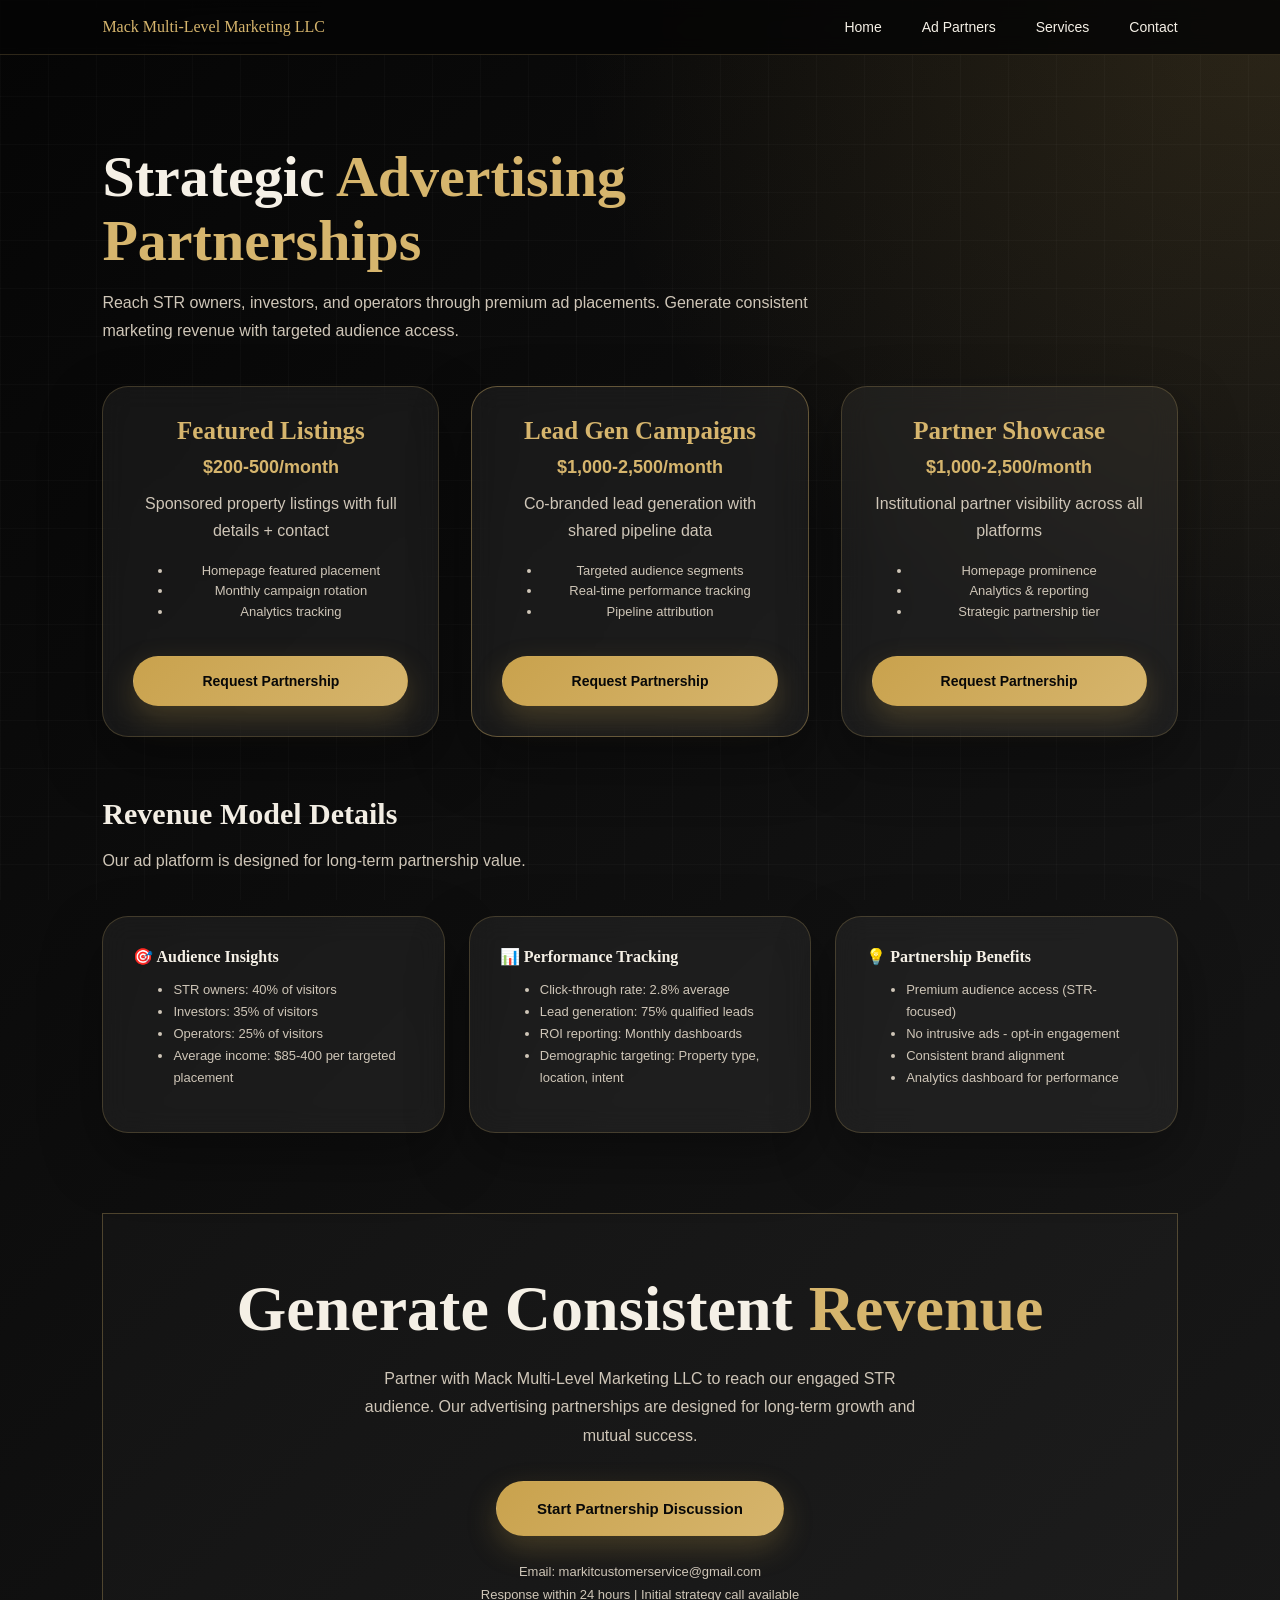
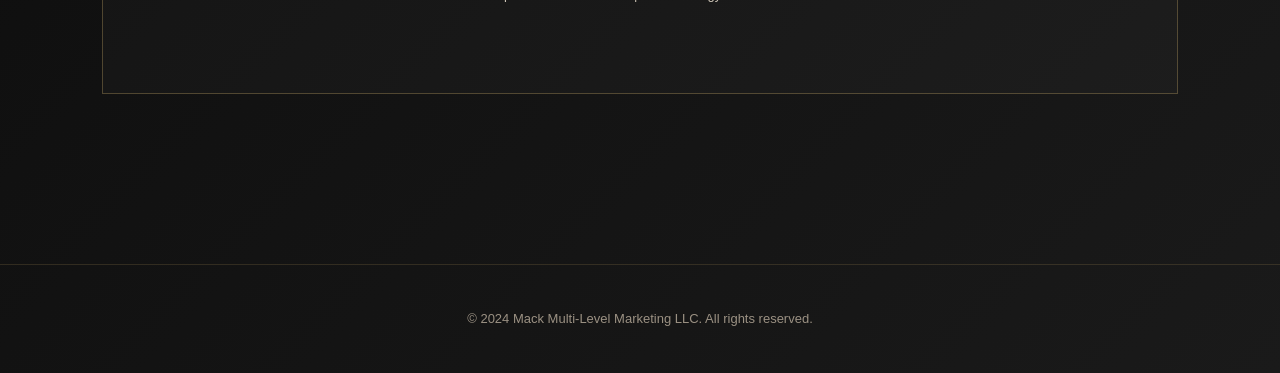
<file: ad_partners.html>
<!DOCTYPE html>
<html lang="en">
<head>
  <meta charset="UTF-8" />
  <meta name="viewport" content="width=device-width, initial-scale=1.0" />
  <title>Strategic Ad Partners — Mack Multi-Level Marketing LLC</title>
  <meta name="description" content="Premium advertising partnerships with Mack Multi-Level Marketing LLC. Monetize your marketing reach with proven STR audience access." />
  <link rel="stylesheet" href="css/design-system.css" />
</head>

<body>

  <nav class="nav">
    <div class="logo">Mack Multi-Level Marketing LLC</div>
    <div class="nav-links">
      <a href="#home">Home</a>
      <a href="#ad-partners">Ad Partners</a>
      <a href="#services">Services</a>
      <a href="#contact">Contact</a>
    </div>
  </nav>

  <main>
    <section id="ad-partners">
      <div class="section-title">
        <h2>Strategic <span>Advertising Partnerships</span></h2>
        <p>Reach STR owners, investors, and operators through premium ad placements. Generate consistent marketing revenue with targeted audience access.</p>
      </div>

      <!-- Revenue Streams Overview -->
      <div class="grid" style="gap:32px;margin-bottom:60px;">
        <div class="card glass" style="text-align:center;">
          <h3>Featured Listings</h3>
          <div style="font-size:18px;color:var(--champagne);font-weight:600;margin:12px 0;">$200-500/month</div>
          <p>Sponsored property listings with full details + contact</p>
          <ul style="color:var(--muted);font-size:13px;margin-top:16px;line-height:1.6;">
            <li>Homepage featured placement</li>
            <li>Monthly campaign rotation</li>
            <li>Analytics tracking</li>
          </ul>
          <button class="btn btn-primary" style="margin-top:20px;width:100%;padding:16px;font-size:14px;">Request Partnership</button>
        </div>

        <div class="card glass" style="border-color:rgba(214,181,109,0.4);text-align:center;">
          <h3>Lead Gen Campaigns</h3>
          <div style="font-size:18px;color:var(--champagne);font-weight:600;margin:12px 0;">$1,000-2,500/month</div>
          <p>Co-branded lead generation with shared pipeline data</p>
          <ul style="color:var(--muted);font-size:13px;margin-top:16px;line-height:1.6;">
            <li>Targeted audience segments</li>
            <li>Real-time performance tracking</li>
            <li>Pipeline attribution</li>
          </ul>
          <button class="btn btn-primary" style="margin-top:20px;width:100%;padding:16px;font-size:14px;">Request Partnership</button>
        </div>

        <div class="card glass" style="text-align:center;">
          <h3>Partner Showcase</h3>
          <div style="font-size:18px;color:var(--champagne);font-weight:600;margin:12px 0;">$1,000-2,500/month</div>
          <p>Institutional partner visibility across all platforms</p>
          <ul style="color:var(--muted);font-size:13px;margin-top:16px;line-height:1.6;">
            <li>Homepage prominence</li>
            <li>Analytics & reporting</li>
            <li>Strategic partnership tier</li>
          </ul>
          <button class="btn btn-primary" style="margin-top:20px;width:100%;padding:16px;font-size:14px;">Request Partnership</button>
        </div>
      </div>

      <!-- Revenue Model Details -->
      <div class="section-title">
        <h3>Revenue <span>Model Details</span></h2>
        <p>Our ad platform is designed for long-term partnership value.</p>
      </div>
      <div class="grid" style="gap:24px;margin-top:30px;">
        <div class="card glass">
          <h4>🎯 Audience Insights</h4>
          <ul style="color:var(--muted);font-size:13px;line-height:1.7;">
            <li>STR owners: 40% of visitors</li>
            <li>Investors: 35% of visitors</li>
            <li>Operators: 25% of visitors</li>
            <li>Average income: $85-400 per targeted placement</li>
          </ul>
        </div>
        <div class="card glass">
          <h4>📊 Performance Tracking</h4>
          <ul style="color:var(--muted);font-size:13px;line-height:1.7;">
            <li>Click-through rate: 2.8% average</li>
            <li>Lead generation: 75% qualified leads</li>
            <li>ROI reporting: Monthly dashboards</li>
            <li>Demographic targeting: Property type, location, intent</li>
          </ul>
        </div>
        <div class="card glass">
          <h4>💡 Partnership Benefits</h4>
          <ul style="color:var(--muted);font-size:13px;line-height:1.7;">
            <li>Premium audience access (STR-focused)</li>
            <li>No intrusive ads - opt-in engagement</li>
            <li>Consistent brand alignment</li>
            <li>Analytics dashboard for performance</li>
          </ul>
        </div>
      </div>

      <!-- Call to Action -->
      <section class="contact" style="background:rgba(255,255,255,0.025);padding:60px;margin:80px 0;border:1px solid rgba(214,181,109,0.3);">
        <h2>Generate Consistent <span>Revenue</span></h2>
        <p style="max-width:580px;margin:20px auto 30px;color:var(--muted);">Partner with Mack Multi-Level Marketing LLC to reach our engaged STR audience. Our advertising partnerships are designed for long-term growth and mutual success.</p>
        <a href="mailto:markitcustomerservice@gmail.com" class="btn btn-primary" style="padding:18px 40px;font-size:15px;">Start Partnership Discussion</a>
        <p style="margin-top:24px;color:var(--muted);font-size:13px;">
          Email: markitcustomerservice@gmail.com<br>
          Response within 24 hours | Initial strategy call available
        </p>
      </section>
    </section>
  </main>

  <footer>
    <p>© 2024 Mack Multi-Level Marketing LLC. All rights reserved.</p>
  </footer>

</body>
</html>
</file>
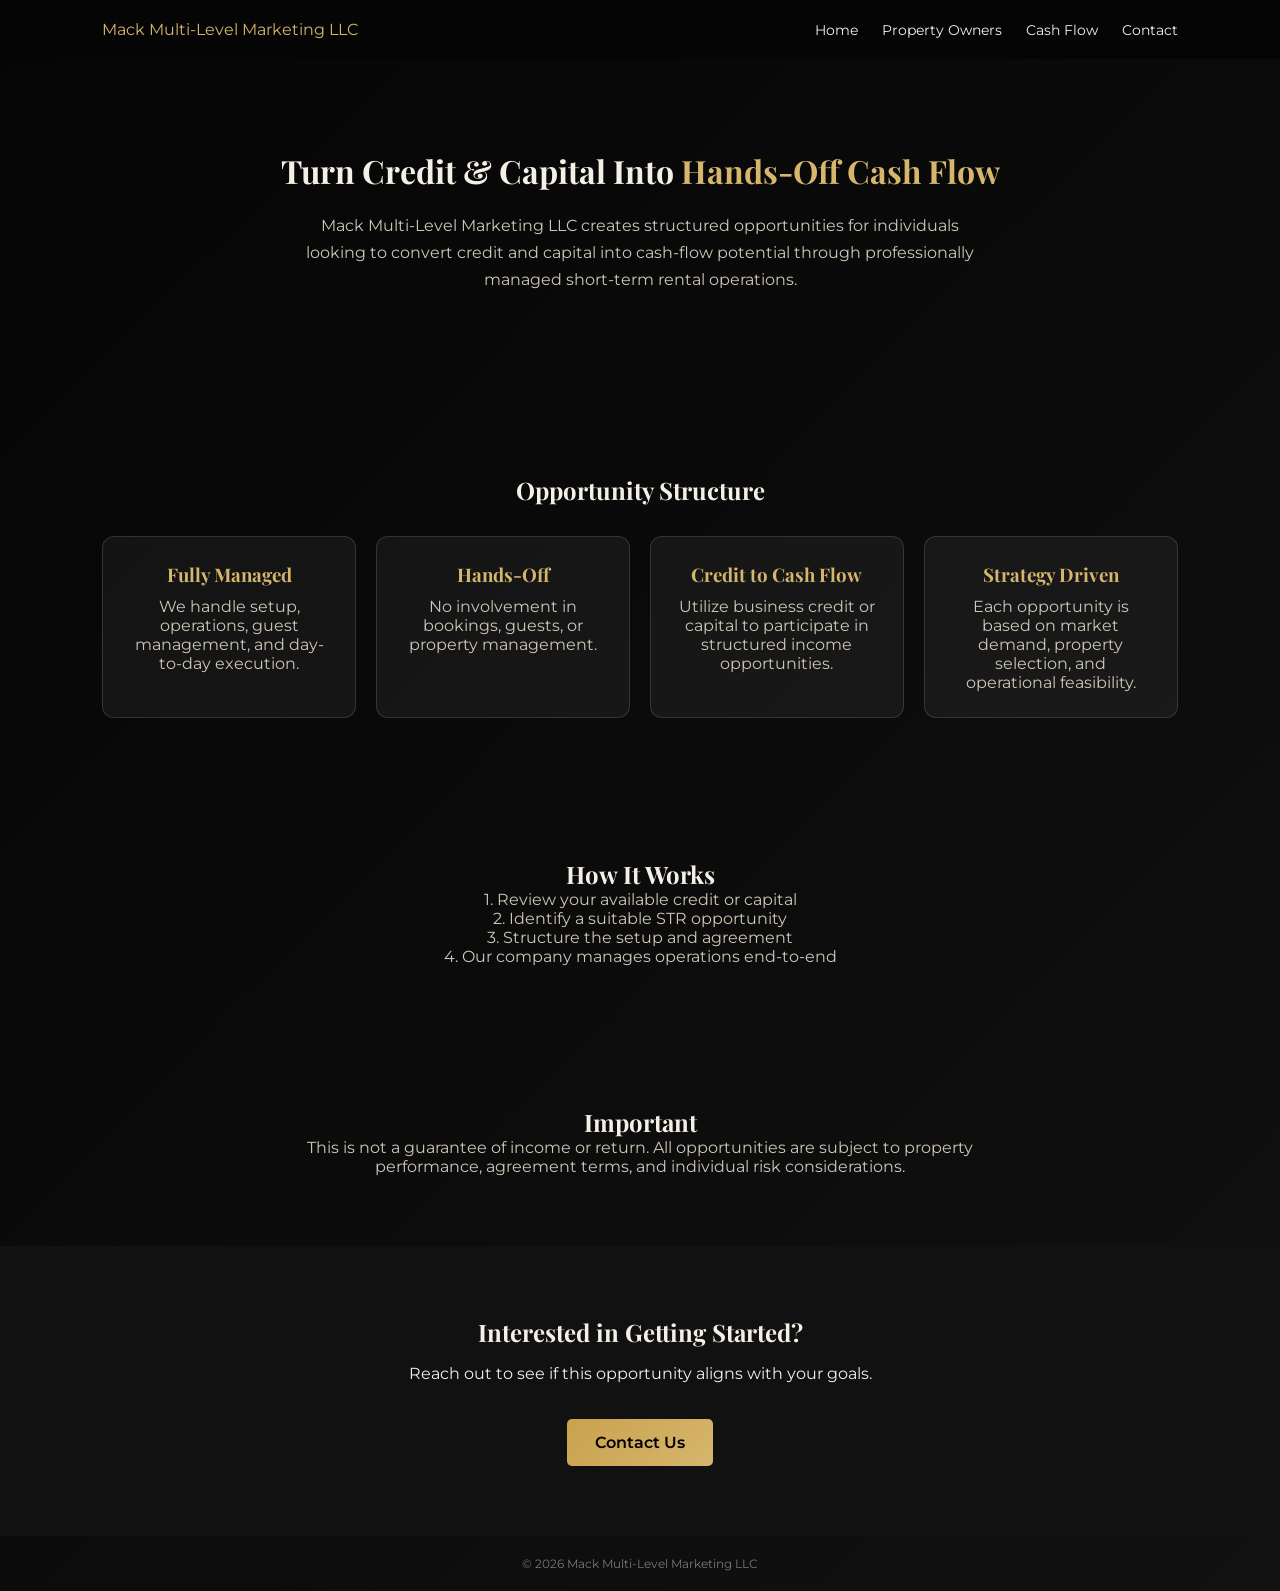
<file: investors.html>
<!DOCTYPE html>
<html lang="en">
<head>
  <meta charset="UTF-8">
  <meta name="viewport" content="width=device-width, initial-scale=1.0">
  <title>Cash Flow Opportunities | Mack Multi-Level Marketing LLC</title>

  <link href="https://fonts.googleapis.com/css2?family=Montserrat:wght@300;400;500;600&family=Playfair+Display:wght@500;600&display=swap" rel="stylesheet">

  <style>
    body {
      margin: 0;
      font-family: 'Montserrat', sans-serif;
      background: linear-gradient(135deg, #050505, #111111);
      color: #f5f0e6;
    }

    h1, h2, h3 {
      font-family: 'Playfair Display', serif;
      margin: 0;
    }

    h1 span {
      color: #d6b56d;
    }

    /* NAVBAR */
    .nav {
      display: flex;
      justify-content: space-between;
      align-items: center;
      padding: 20px 8%;
      background: #050505;
      position: sticky;
      top: 0;
      z-index: 1000;
    }

    .logo {
      color: #d6b56d;
      font-size: 16px;
    }

    .links a {
      margin-left: 20px;
      text-decoration: none;
      color: #f5f0e6;
      font-size: 14px;
    }

    .links a:hover {
      color: #d6b56d;
    }

    /* HERO */
    .hero {
      text-align: center;
      padding: 90px 8%;
    }

    .hero p {
      max-width: 700px;
      margin: 20px auto;
      color: #cfc6b8;
      line-height: 1.7;
    }

    /* SECTIONS */
    .section {
      padding: 70px 8%;
      text-align: center;
    }

    .section p {
      max-width: 700px;
      margin: auto;
      color: #cfc6b8;
    }

    /* CARDS */
    .grid {
      display: grid;
      grid-template-columns: repeat(auto-fit, minmax(250px,1fr));
      gap: 20px;
      margin-top: 30px;
    }

    .card {
      background: rgba(255,255,255,0.05);
      border: 1px solid rgba(214,181,109,0.2);
      padding: 25px;
      border-radius: 12px;
    }

    .card h3 {
      color: #d6b56d;
      margin-bottom: 10px;
    }

    /* CTA */
    .cta {
      background: #111;
      padding: 70px 8%;
      text-align: center;
    }

    .btn {
      display: inline-block;
      margin-top: 20px;
      padding: 14px 28px;
      background: linear-gradient(135deg, #c9a24d, #d6b56d);
      color: black;
      text-decoration: none;
      border-radius: 5px;
      font-weight: 600;
    }

    footer {
      text-align: center;
      padding: 20px;
      font-size: 12px;
      color: #777;
    }
  </style>
</head>

<body>

  <!-- NAV -->
  <div class="nav">
    <div class="logo">Mack Multi-Level Marketing LLC</div>
    <div class="links">
      <a href="index.html">Home</a>
      <a href="owners.html">Property Owners</a>
      <a href="investors.html">Cash Flow</a>
      <a href="index.html#contact">Contact</a>
    </div>
  </div>

  <!-- HERO -->
  <div class="hero">
    <h1>Turn Credit & Capital Into <span>Hands-Off Cash Flow</span></h1>

    <p>
      Mack Multi-Level Marketing LLC creates structured opportunities for individuals looking to convert credit and capital into cash-flow potential through professionally managed short-term rental operations.
    </p>
  </div>

  <!-- BENEFITS -->
  <div class="section">
    <h2>Opportunity Structure</h2>

    <div class="grid">
      <div class="card">
        <h3>Fully Managed</h3>
        <p>We handle setup, operations, guest management, and day-to-day execution.</p>
      </div>

      <div class="card">
        <h3>Hands-Off</h3>
        <p>No involvement in bookings, guests, or property management.</p>
      </div>

      <div class="card">
        <h3>Credit to Cash Flow</h3>
        <p>Utilize business credit or capital to participate in structured income opportunities.</p>
      </div>

      <div class="card">
        <h3>Strategy Driven</h3>
        <p>Each opportunity is based on market demand, property selection, and operational feasibility.</p>
      </div>
    </div>
  </div>

  <!-- HOW IT WORKS -->
  <div class="section">
    <h2>How It Works</h2>

    <p>1. Review your available credit or capital</p>
    <p>2. Identify a suitable STR opportunity</p>
    <p>3. Structure the setup and agreement</p>
    <p>4. Our company manages operations end-to-end</p>
  </div>

  <!-- DISCLAIMER -->
  <div class="section">
    <h2>Important</h2>
    <p>
      This is not a guarantee of income or return. All opportunities are subject to property performance, agreement terms, and individual risk considerations.
    </p>
  </div>

  <!-- CTA -->
  <div class="cta">
    <h2>Interested in Getting Started?</h2>
    <p>Reach out to see if this opportunity aligns with your goals.</p>
    <a href="mailto:your@email.com" class="btn">Contact Us</a>
  </div>

  <footer>
    © 2026 Mack Multi-Level Marketing LLC
  </footer>

</body>
</html>
</file>
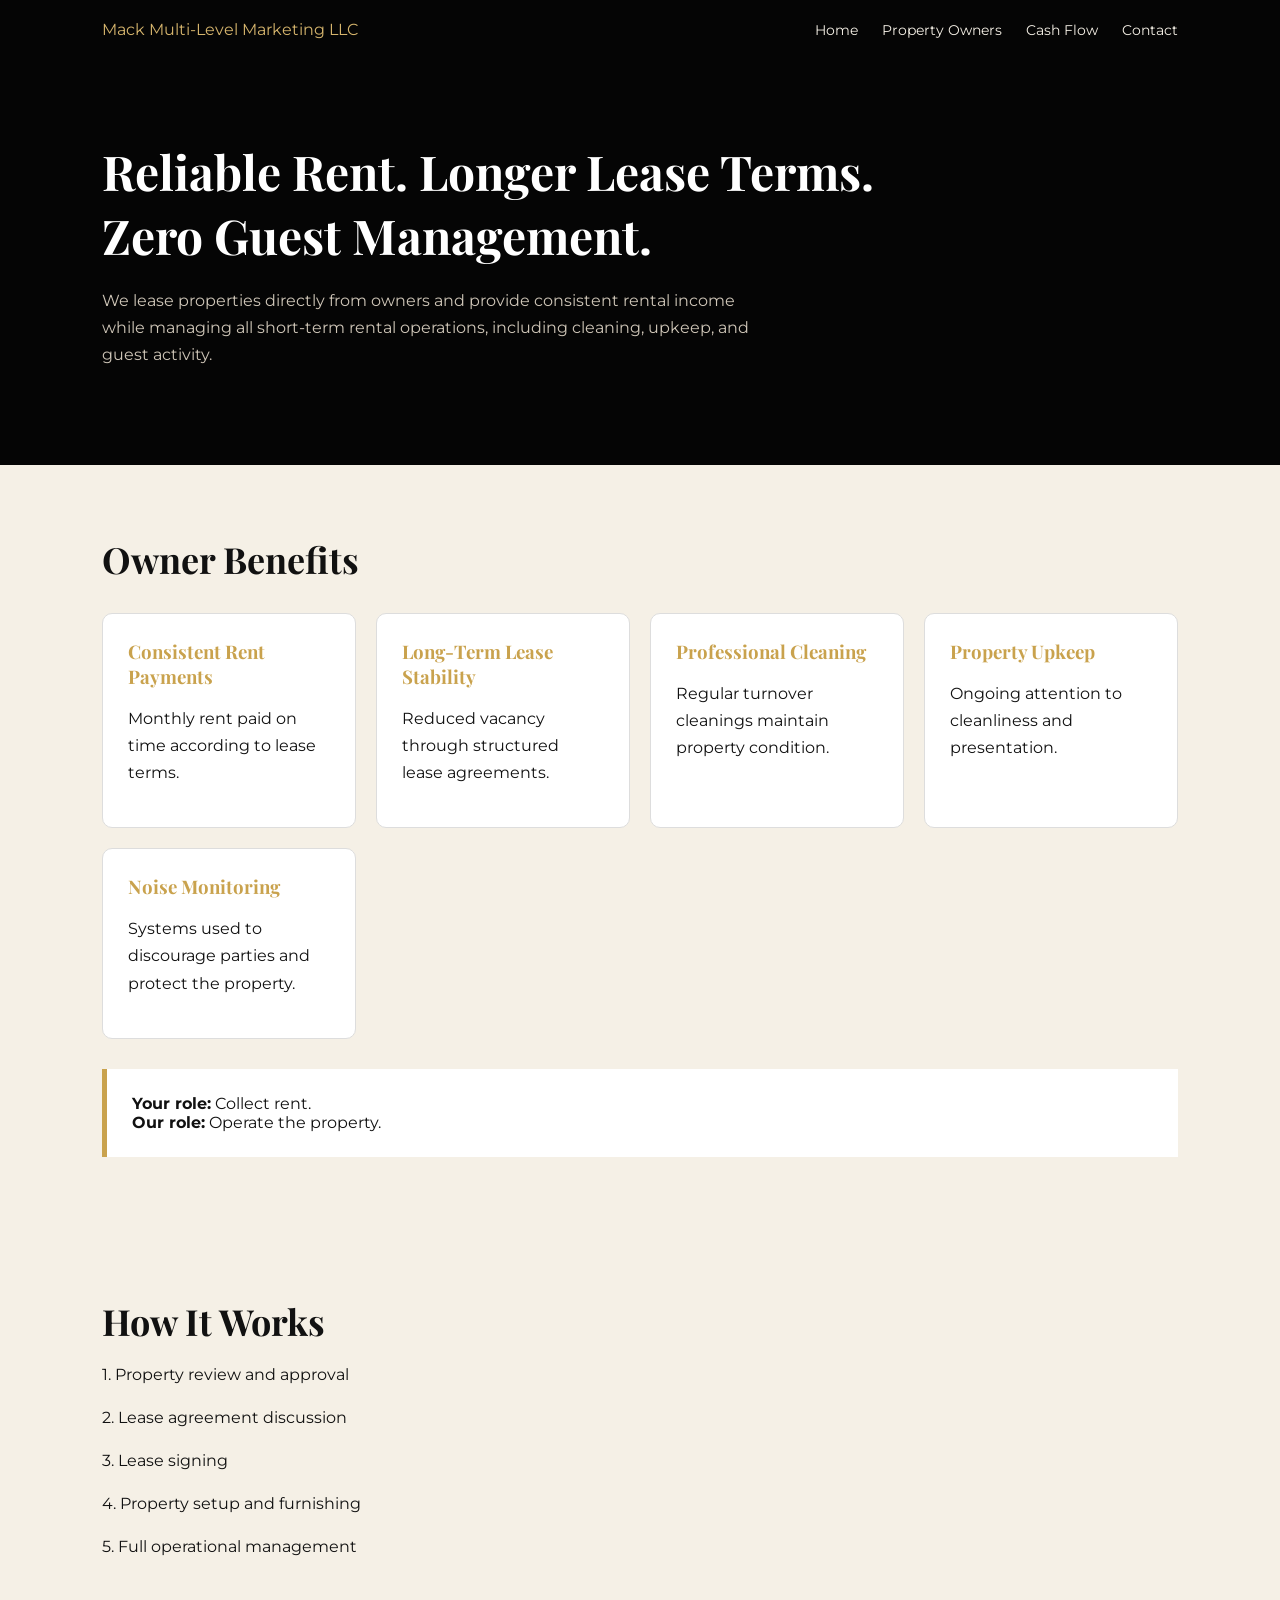
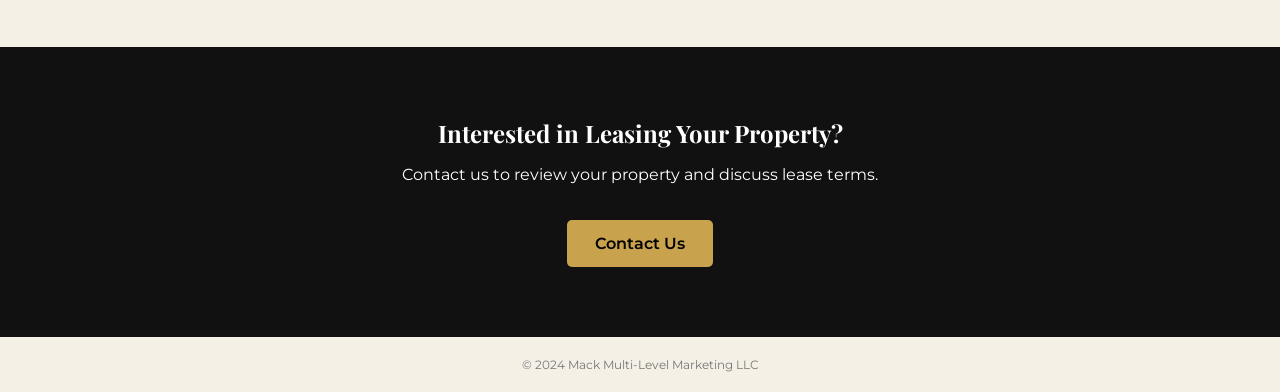
<file: owners.html>
<!DOCTYPE html>
<html lang="en">
<head>
  <meta charset="UTF-8">
  <meta name="viewport" content="width=device-width, initial-scale=1.0">
  <title>Property Owners | Mack Multi-Level Marketing LLC</title>

  <link href="https://fonts.googleapis.com/css2?family=Montserrat:wght@300;400;500;600&family=Playfair+Display:wght@500;600&display=swap" rel="stylesheet">

  <style>
    body {
      margin: 0;
      font-family: 'Montserrat', sans-serif;
      background: #f5f0e6;
      color: #111;
    }

    h1, h2, h3 {
      font-family: 'Playfair Display', serif;
      margin: 0;
    }

    /* NAVBAR */
    .nav {
      display: flex;
      justify-content: space-between;
      align-items: center;
      padding: 20px 8%;
      background: #050505;
      color: white;
      position: sticky;
      top: 0;
      z-index: 1000;
    }

    .logo {
      color: #d6b56d;
      font-size: 16px;
    }

    .links a {
      margin-left: 20px;
      text-decoration: none;
      color: #f5f0e6;
      font-size: 14px;
    }

    .links a:hover {
      color: #d6b56d;
    }

    /* HERO */
    .hero {
      background: #050505;
      color: white;
      padding: 80px 8%;
    }

    .hero h1 {
      font-size: 48px;
      max-width: 800px;
    }

    .hero p {
      margin-top: 20px;
      max-width: 650px;
      line-height: 1.7;
      color: #cfc6b8;
    }

    /* SECTIONS */
    .section {
      padding: 70px 8%;
    }

    .section h2 {
      font-size: 36px;
      margin-bottom: 15px;
    }

    .section p {
      max-width: 700px;
      line-height: 1.7;
    }

    /* CARDS */
    .grid {
      display: grid;
      grid-template-columns: repeat(auto-fit, minmax(250px,1fr));
      gap: 20px;
      margin-top: 30px;
    }

    .card {
      background: white;
      padding: 25px;
      border-radius: 10px;
      border: 1px solid #ddd;
    }

    .card h3 {
      color: #c9a24d;
      margin-bottom: 10px;
    }

    /* HIGHLIGHT */
    .highlight {
      background: white;
      border-left: 5px solid #c9a24d;
      padding: 25px;
      margin-top: 30px;
    }

    /* CTA */
    .cta {
      background: #111;
      color: white;
      text-align: center;
      padding: 70px 8%;
    }

    .btn {
      display: inline-block;
      margin-top: 20px;
      padding: 14px 28px;
      background: #c9a24d;
      color: black;
      text-decoration: none;
      border-radius: 5px;
      font-weight: 600;
    }

    footer {
      text-align: center;
      padding: 20px;
      font-size: 12px;
      color: #777;
    }
  </style>
</head>

<body>

  <!-- NAV -->
  <div class="nav">
    <div class="logo">Mack Multi-Level Marketing LLC</div>
    <div class="links">
      <a href="index.html">Home</a>
      <a href="owners.html">Property Owners</a>
      <a href="investors.html">Cash Flow</a>
      <a href="index.html#contact">Contact</a>
    </div>
  </div>

  <!-- HERO -->
  <div class="hero">
    <h1>Reliable Rent. Longer Lease Terms. Zero Guest Management.</h1>
    <p>
      We lease properties directly from owners and provide consistent rental income while managing all short-term rental operations, including cleaning, upkeep, and guest activity.
    </p>
  </div>

  <!-- BENEFITS -->
  <div class="section">
    <h2>Owner Benefits</h2>

    <div class="grid">
      <div class="card">
        <h3>Consistent Rent Payments</h3>
        <p>Monthly rent paid on time according to lease terms.</p>
      </div>

      <div class="card">
        <h3>Long-Term Lease Stability</h3>
        <p>Reduced vacancy through structured lease agreements.</p>
      </div>

      <div class="card">
        <h3>Professional Cleaning</h3>
        <p>Regular turnover cleanings maintain property condition.</p>
      </div>

      <div class="card">
        <h3>Property Upkeep</h3>
        <p>Ongoing attention to cleanliness and presentation.</p>
      </div>

      <div class="card">
        <h3>Noise Monitoring</h3>
        <p>Systems used to discourage parties and protect the property.</p>
      </div>
    </div>

    <div class="highlight">
      <strong>Your role:</strong> Collect rent.<br>
      <strong>Our role:</strong> Operate the property.
    </div>
  </div>

  <!-- HOW IT WORKS -->
  <div class="section">
    <h2>How It Works</h2>

    <p>1. Property review and approval</p>
    <p>2. Lease agreement discussion</p>
    <p>3. Lease signing</p>
    <p>4. Property setup and furnishing</p>
    <p>5. Full operational management</p>
  </div>

  <!-- CTA -->
  <div class="cta">
    <h2>Interested in Leasing Your Property?</h2>
    <p>Contact us to review your property and discuss lease terms.</p>
    <a href="markitcustomerservice@gmail.com" class="btn">Contact Us</a>
  </div>

  <footer>
    © 2024 Mack Multi-Level Marketing LLC
  </footer>

</body>
</html>
</file>
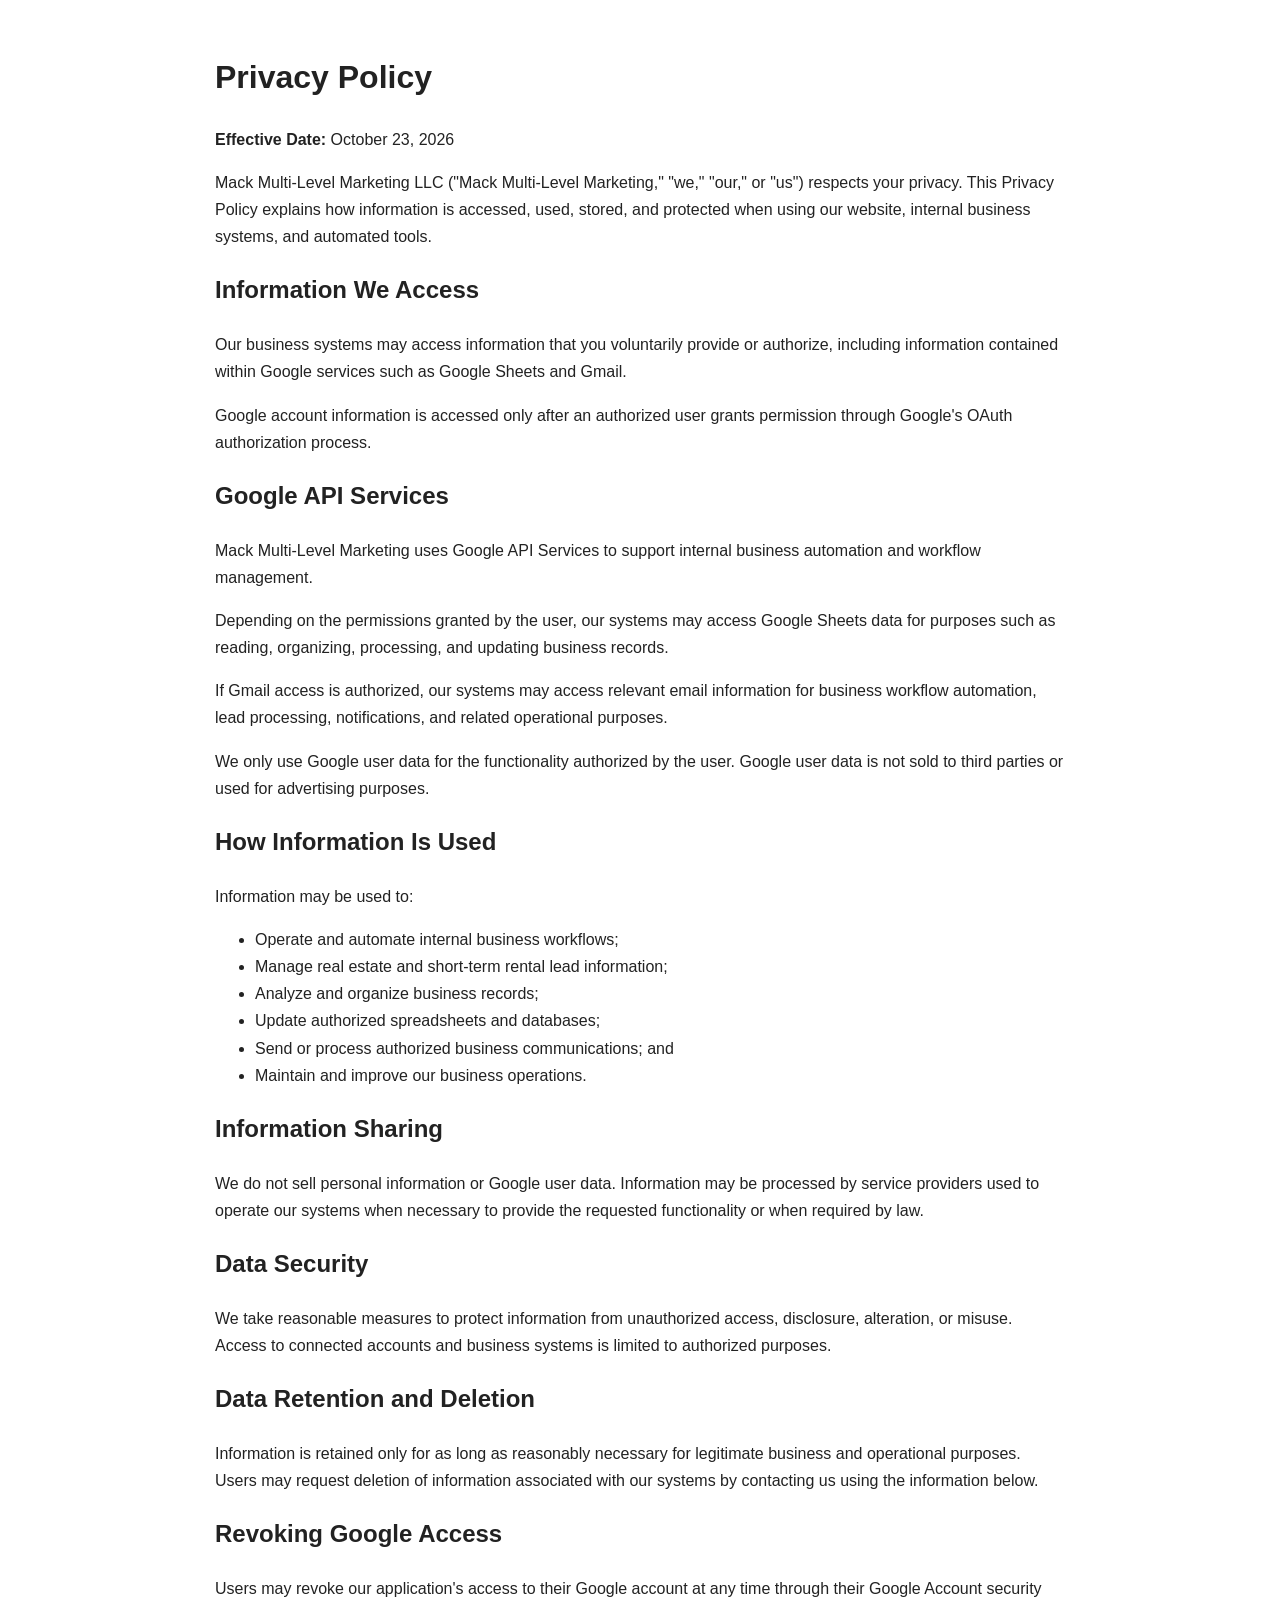
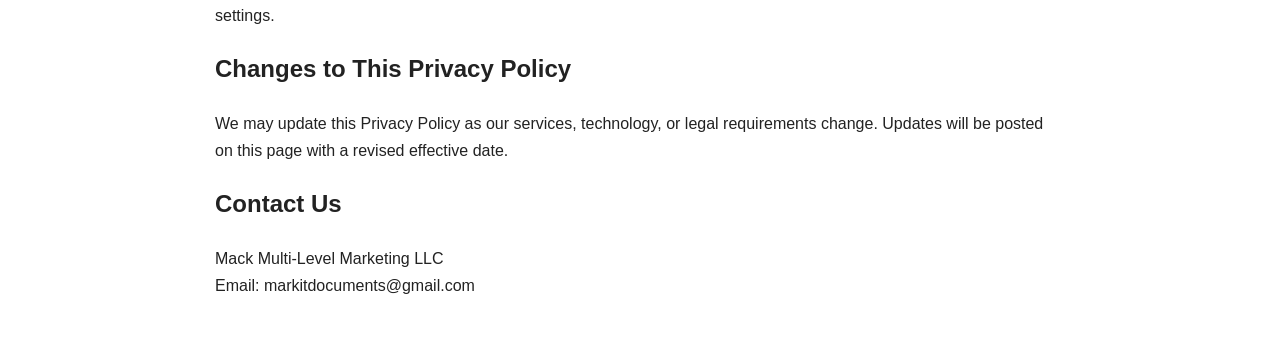
<file: privacy.html>
<!DOCTYPE html>
<html lang="en">
<head>
  <meta charset="UTF-8">
  <meta name="viewport" content="width=device-width, initial-scale=1.0">
  <title>Privacy Policy | Mack Multi-Level Marketing</title>
</head>

<body>
  <main style="max-width: 850px; margin: 50px auto; padding: 0 24px; font-family: Arial, sans-serif; line-height: 1.7; color: #222;">

    <h1>Privacy Policy</h1>

    <p><strong>Effective Date:</strong> October 23, 2026</p>

    <p>
      Mack Multi-Level Marketing LLC ("Mack Multi-Level Marketing," "we,"
      "our," or "us") respects your privacy. This Privacy Policy explains
      how information is accessed, used, stored, and protected when using
      our website, internal business systems, and automated tools.
    </p>

    <h2>Information We Access</h2>

    <p>
      Our business systems may access information that you voluntarily
      provide or authorize, including information contained within Google
      services such as Google Sheets and Gmail.
    </p>

    <p>
      Google account information is accessed only after an authorized user
      grants permission through Google's OAuth authorization process.
    </p>

    <h2>Google API Services</h2>

    <p>
      Mack Multi-Level Marketing uses Google API Services to support
      internal business automation and workflow management.
    </p>

    <p>
      Depending on the permissions granted by the user, our systems may
      access Google Sheets data for purposes such as reading, organizing,
      processing, and updating business records.
    </p>

    <p>
      If Gmail access is authorized, our systems may access relevant email
      information for business workflow automation, lead processing,
      notifications, and related operational purposes.
    </p>

    <p>
      We only use Google user data for the functionality authorized by the
      user. Google user data is not sold to third parties or used for
      advertising purposes.
    </p>

    <h2>How Information Is Used</h2>

    <p>Information may be used to:</p>

    <ul>
      <li>Operate and automate internal business workflows;</li>
      <li>Manage real estate and short-term rental lead information;</li>
      <li>Analyze and organize business records;</li>
      <li>Update authorized spreadsheets and databases;</li>
      <li>Send or process authorized business communications; and</li>
      <li>Maintain and improve our business operations.</li>
    </ul>

    <h2>Information Sharing</h2>

    <p>
      We do not sell personal information or Google user data. Information
      may be processed by service providers used to operate our systems
      when necessary to provide the requested functionality or when
      required by law.
    </p>

    <h2>Data Security</h2>

    <p>
      We take reasonable measures to protect information from unauthorized
      access, disclosure, alteration, or misuse. Access to connected
      accounts and business systems is limited to authorized purposes.
    </p>

    <h2>Data Retention and Deletion</h2>

    <p>
      Information is retained only for as long as reasonably necessary for
      legitimate business and operational purposes. Users may request
      deletion of information associated with our systems by contacting us
      using the information below.
    </p>

    <h2>Revoking Google Access</h2>

    <p>
      Users may revoke our application's access to their Google account at
      any time through their Google Account security settings.
    </p>

    <h2>Changes to This Privacy Policy</h2>

    <p>
      We may update this Privacy Policy as our services, technology, or
      legal requirements change. Updates will be posted on this page with
      a revised effective date.
    </p>

    <h2>Contact Us</h2>

    <p>
      Mack Multi-Level Marketing LLC<br>
      Email: markitdocuments@gmail.com
    </p>

  </main>
</body>
</html>
</file>
<file: css/design-system.css>
/* ============================================================
   Mack Multi-Level Marketing LLC — Design System v2.0
   Corporate-grade design inspired by Kasa Living's aesthetic,
   with unique STR brand identity.
   ============================================================ */

:root {
  /* Primary palette */
  --navy-950: #050505;
  --navy-900: #0a0a0a;
  --navy-800: #111111;
  --navy-700: #1a1a1a;
  --charcoal: #1a1a1a;
  --charcoal-2: #222222;
  --soft-black: #2a2a2a;
  --ivory: #f5f0e6;
  --ivory-2: #f8f4ec;
  --muted: #cfc6b8;
  --muted-2: #b0a896;
  --gold: #c9a24d;
  --champagne: #d6b56d;
  --gold-deep: #a8863f;
  --gold-soft: rgba(201, 162, 77, 0.12);

  /* Typography */
  --font-display: 'Playfair Display', serif;
  --font-body: 'Montserrat', sans-serif;
  --font-mono: 'JetBrains Mono', monospace;

  /* Spacing */
  --space-xs: 8px;
  --space-sm: 16px;
  --space-md: 24px;
  --space-lg: 40px;
  --space-xl: 64px;

  /* Radii */
  --radius-sm: 4px;
  --radius-md: 8px;
  --radius-lg: 26px;
  --radius-pill: 999px;

  /* Shadows */
  --shadow-sm: 0 2px 10px rgba(0,0,0,0.2);
  --shadow-md: 0 12px 30px rgba(0,0,0,0.25);
  --shadow-lg: 0 24px 60px rgba(0,0,0,0.35);
  --shadow-gold: 0 12px 30px rgba(201,162,77,0.25);

  /* Transitions */
  --transition-fast: 0.2s ease;
  --transition-med: 0.35s ease;
  --transition-slow: 0.6s ease;

  /* Layout */
  --container-max: 1400px;
  --container-padding: 8%;
}

* {
  box-sizing: border-box;
  scroll-behavior: smooth;
}

html {
  scroll-behavior: smooth;
}

body {
  margin: 0;
  font-family: var(--font-body);
  background:
    radial-gradient(circle at top right, rgba(201,162,77,0.16), transparent 30%),
    linear-gradient(135deg, #050505 0%, #111111 55%, #1a1a1a 100%);
  color: var(--ivory);
  overflow-x: hidden;
}

/* Grid texture overlay */
body::before {
  content: '';
  position: fixed;
  inset: 0;
  background-image:
    linear-gradient(rgba(255,255,255,0.025) 1px, transparent 1px),
    linear-gradient(90deg, rgba(255,255,255,0.025) 1px, transparent 1px);
  background-size: 48px 48px;
  pointer-events: none;
  z-index: -1;
}

/* ---------- Typography ---------- */
h1, h2, h3, h4 {
  font-family: var(--font-display);
  margin: 0;
  font-weight: 600;
}

h1 { font-size: clamp(42px, 8vw, 88px); line-height: 0.95; }
h2 { font-size: clamp(34px, 5vw, 58px); line-height: 1.1; }
h3 { font-size: clamp(22px, 2.5vw, 30px); }

h1 span, h2 span { color: var(--champagne); }

p { line-height: 1.7; }

.eyebrow {
  color: var(--champagne);
  letter-spacing: 4px;
  text-transform: uppercase;
  font-size: 12px;
  margin-bottom: 18px;
}

.lead { font-size: 18px; line-height: 1.8; color: var(--muted); }

/* ---------- Buttons ---------- */
.btn {
  display: inline-block;
  padding: 14px 26px;
  border-radius: var(--radius-pill);
  text-decoration: none;
  font-weight: 600;
  transition: all 0.3s ease;
  border: 1px solid transparent;
  cursor: pointer;
}
.btn-primary {
  background: linear-gradient(135deg, var(--gold), var(--champagne));
  color: #080808;
  box-shadow: var(--shadow-gold);
}
.btn-secondary {
  border: 1px solid rgba(214,181,109,0.6);
  color: var(--ivory);
}
.btn:hover { transform: translateY(-3px); }

/* ---------- Navigation ---------- */
.nav {
  display: flex;
  justify-content: space-between;
  align-items: center;
  padding: 18px 8%;
  position: sticky;
  top: 0;
  z-index: 1000;
  background: rgba(5,5,5,0.85);
  backdrop-filter: blur(10px);
  border-bottom: 1px solid rgba(214,181,109,0.2);
}

.logo {
  font-family: var(--font-display);
  color: var(--champagne);
  font-size: 16px;
}

.nav-links { display: flex; gap: 20px; }
.nav-links a {
  margin-left: 20px;
  text-decoration: none;
  color: var(--ivory);
  font-size: 14px;
  transition: 0.3s;
}
.nav-links a:hover { color: var(--champagne); }

/* ---------- Layout ---------- */
section { padding: 90px 8%; }
.section-title { max-width: 760px; margin-bottom: 40px; }
.section-title h2 { margin-bottom: 14px; }
.section-title p { color: var(--muted); line-height: 1.8; font-size: 16px; }

.container { max-width: var(--container-max); margin: 0 auto; }

/* ---------- Glass cards ---------- */
.glass {
  background: rgba(255,255,255,0.055);
  border: 1px solid rgba(214,181,109,0.22);
  backdrop-filter: blur(14px);
  border-radius: var(--radius-lg);
  box-shadow: var(--shadow-lg);
}

.grid {
  display: grid;
  grid-template-columns: repeat(auto-fit, minmax(240px, 1fr));
  gap: 22px;
}

.card { padding: 30px; transition: var(--transition-med); }
.card:hover { transform: translateY(-8px); border-color: rgba(214,181,109,0.55); }
.card h3 { color: var(--champagne); font-size: 25px; margin-bottom: 12px; }
.card p { color: var(--muted); line-height: 1.7; margin: 0; }

.split {
  display: grid;
  grid-template-columns: 1.1fr 0.9fr;
  gap: 34px;
  align-items: center;
}

.feature-box { padding: 38px; }
.feature-box p { color: var(--muted); line-height: 1.9; }

/* ---------- Timeline ---------- */
.timeline { display: grid; gap: 18px; }
.step { padding: 24px; border-left: 2px solid var(--champagne); }
.step strong { color: var(--champagne); display: block; margin-bottom: 8px; }

/* ---------- Portfolio ---------- */
.portfolio { min-height: 260px; display: flex; align-items: center; justify-content: center; text-align: center; padding: 40px; border: 1px dashed rgba(214,181,109,0.45); }

/* ---------- Contact ---------- */
.contact { text-align: center; padding: 90px 8%; }
.contact h2 { font-size: clamp(36px, 6vw, 64px); margin-bottom: 18px; }
.contact p { color: var(--muted); max-width: 620px; margin: 0 auto 26px; line-height: 1.8; }

/* ---------- Modal ---------- */
.modal { position: fixed; top: 0; left: 0; width: 100%; height: 100%; background: rgba(0,0,0,0.8); display: flex; align-items: center; justify-content: center; z-index: 9999; }
.modal-content { background: var(--navy-800); padding: 50px; border-radius: var(--radius-lg); max-width: 700px; width: 90%; border: 1px solid rgba(214,181,109,0.3); box-shadow: var(--shadow-lg); position: relative; }
.modal-close { position: absolute; top: 20px; right: 25px; font-size: 28px; color: var(--muted); cursor: pointer; transition: 0.3s; }
.modal-close:hover { color: var(--champagne); }

/* ---------- Footer ---------- */
footer { text-align: center; padding: 30px; color: #9b9183; font-size: 13px; border-top: 1px solid rgba(214,181,109,0.16); }

/* ---------- Reveal animation ---------- */
.reveal { opacity: 0; transform: translateY(35px); transition: opacity 0.8s ease-out, transform 0.8s ease-out; }
.reveal.visible { opacity: 1; transform: translateY(0); }

/* Card images */
.card-image { overflow: hidden; border-radius: var(--radius-lg); margin-bottom: 20px; }
.card-image img { transition: transform 0.4s ease; }
.card-image img:hover { transform: scale(1.05); }

/* Hero styles */
.hero-image-reveal { max-width: 600px; margin: 0 auto 30px; border-radius: var(--radius-lg); overflow: hidden; box-shadow: var(--shadow-lg); }
.hero-text { text-align: center; max-width: 600px; margin: 0 auto; }
.hero-image-reveal img { display: block; }
@keyframes fadeUp { from { opacity: 0; transform: translateY(35px); } to { opacity: 1; transform: translateY(0); } }

/* ---------- Responsive ---------- */
@media (max-width: 800px) {
  .nav { flex-direction: column; gap: 12px; }
  .nav-links { display: flex; flex-wrap: wrap; justify-content: center; gap: 12px; }
  .nav-links a { margin-left: 0; }
  header { padding: 30px 6%; }
  section { padding: 70px 6%; }
  .split { grid-template-columns: 1fr; }
  .buttons { flex-direction: column; }
  .btn { text-align: center; }
}
</file>
